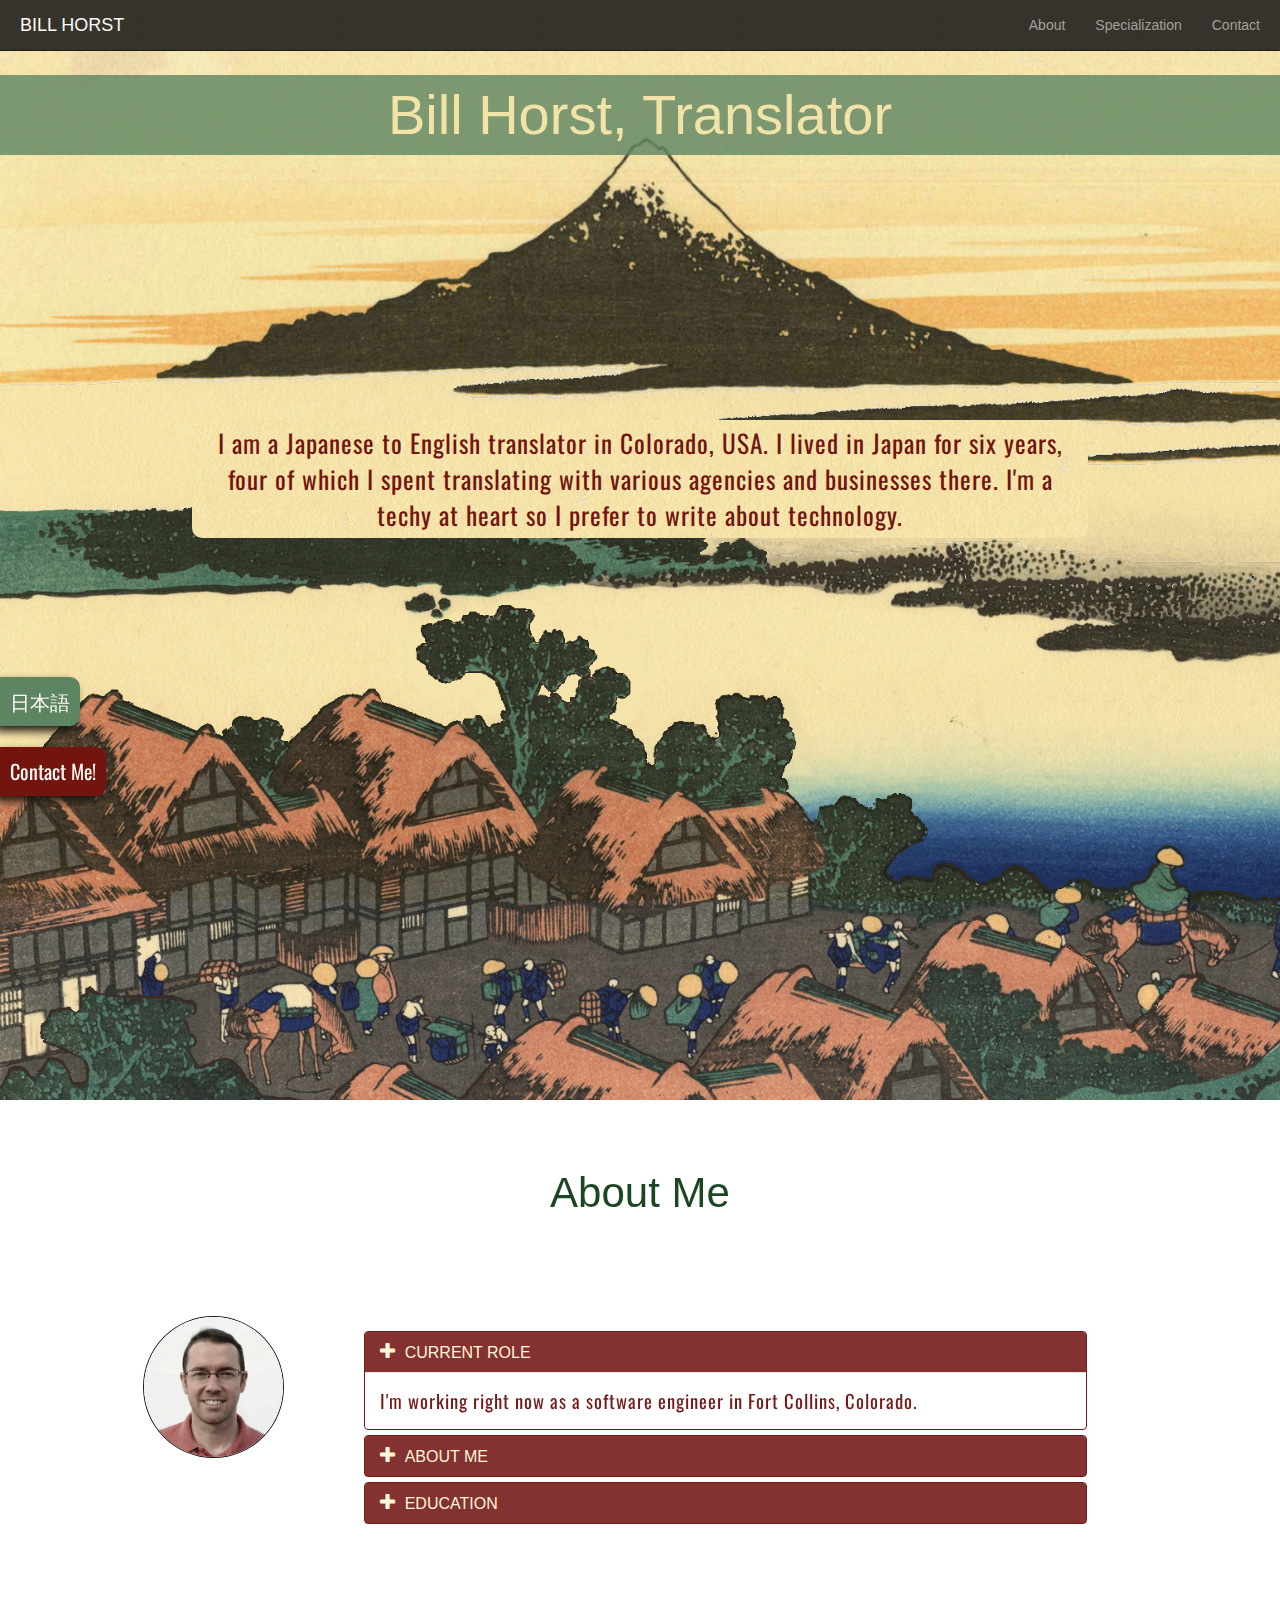
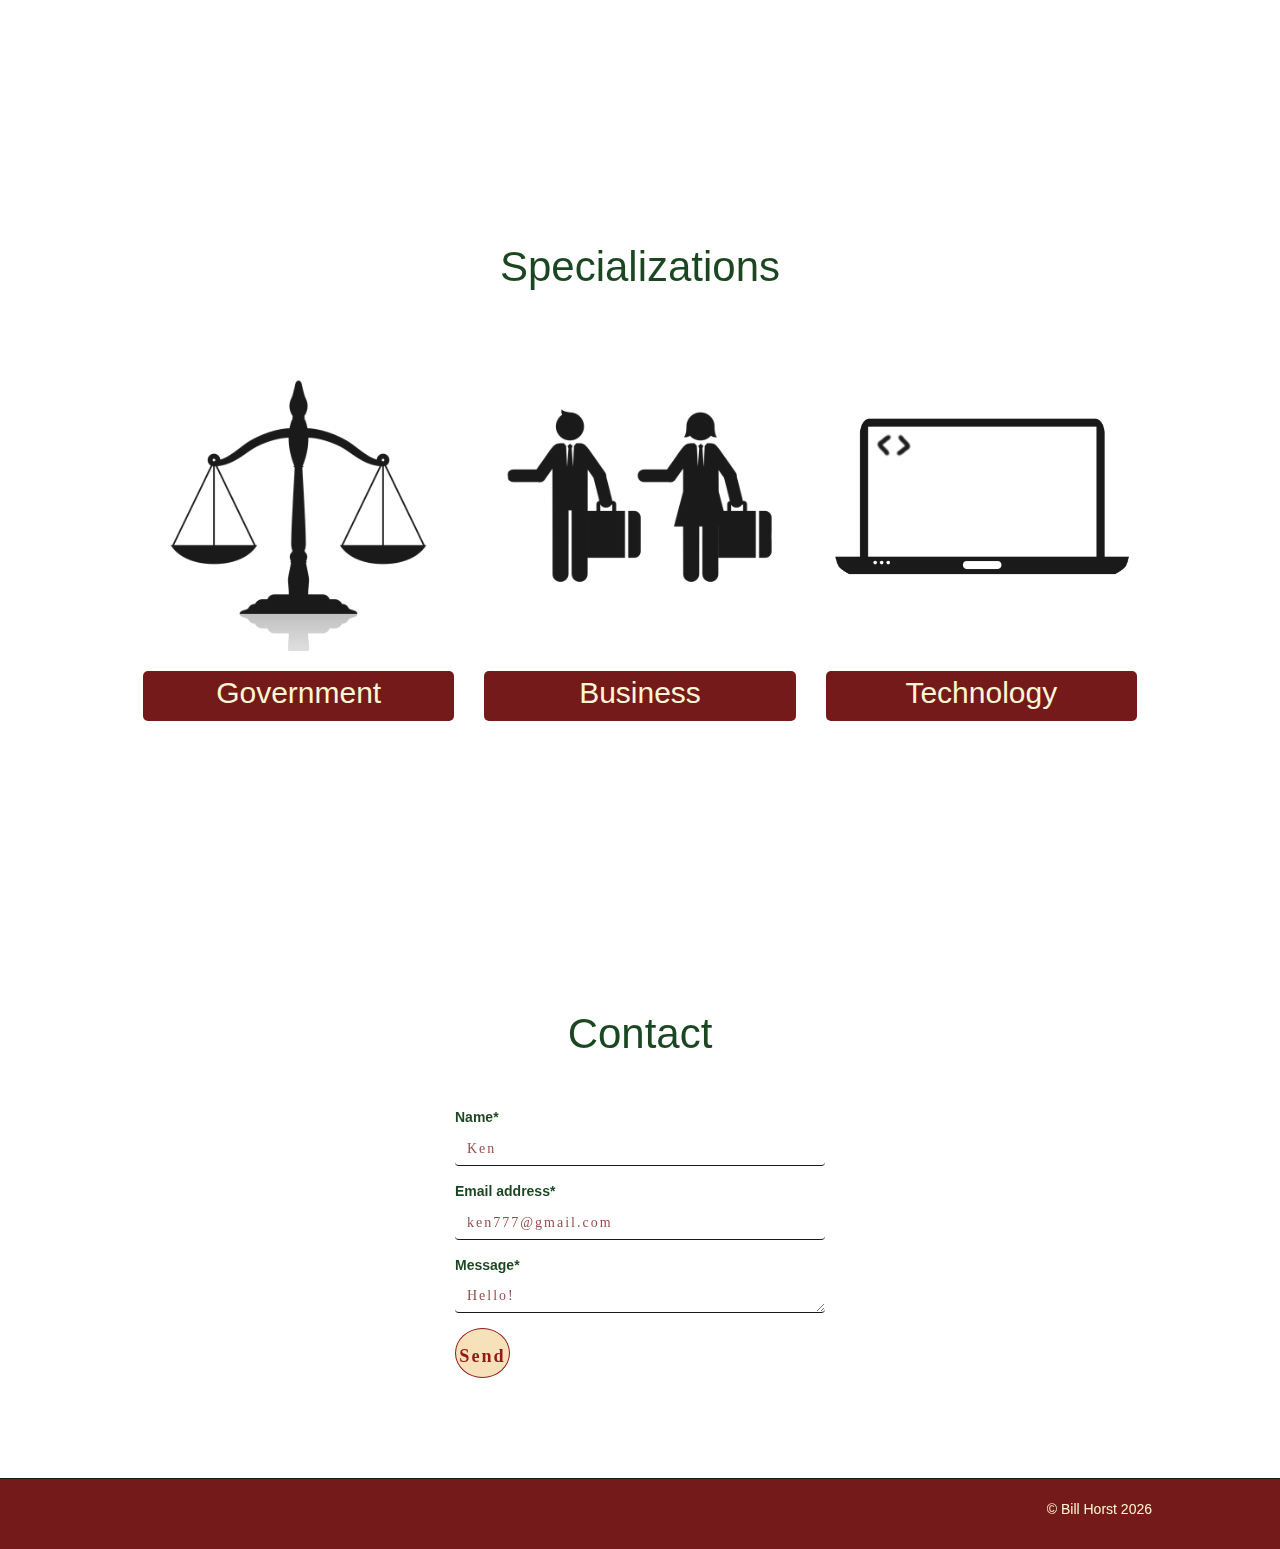
<file: index.html>
<!DOCTYPE html>
<html lang="en">
<head>

  <meta charset="utf-8">
  <meta http-equiv="X-UA-Compatible" content="IE=edge">
  <meta name="viewport" content="width=device-width, initial-scale=1.0">

  <title id="page-title-d"></title>
  <script src="https://cdnjs.cloudflare.com/ajax/libs/jquery/3.2.1/jquery.js"></script>
  <link rel="icon" href="favicon.ico">

  <!-- Bootstrap core CSS -->
  <link rel="stylesheet" href="https://maxcdn.bootstrapcdn.com/bootstrap/3.3.7/css/bootstrap.min.css">

  <!-- Custom styles -->
  <link rel="stylesheet" href="css/styles.css">
  <link rel="stylesheet" href="fonts/font-awesome-4.7.0/css/font-awesome.min.css">

  <!-- HTML5 shim and Respond.js for IE8 support of HTML5 elements and media queries -->
  <!--[if lt IE 9]>
  <script src="https://oss.maxcdn.com/html5shiv/3.7.2/html5shiv.min.js"></script>
  <script src="https://oss.maxcdn.com/respond/1.4.2/respond.min.js"></script>
  <![endif]-->
  <link href="https://fonts.googleapis.com/css?family=Oswald:400,500" rel="stylesheet">
</head>

<body data-spy="scroll" data-target=".navbar">
  <nav class="navbar navbar-inverse navbar-fixed-top">

    <div class="navbar-nav">
      <div class="ribbon contact-ribbon">
        <a href="#contact-section" id="ribbon-contact-d"></a>
      </div>
    </div>

    <div class="navbar-nav">
      <div class="ribbon language-ribbon">
        <a id="language-button"></a>
      </div>
    </div>

    <div class="container-fluid">
      <div class="navbar-header">
        <button type="button" class="navbar-toggle" data-toggle="collapse" data-target=".navbar-collapse">
          <span class="sr-only">Toggle navigation</span>
          <span class="icon-bar"></span>
          <span class="icon-bar"></span>
          <span class="icon-bar"></span>
        </button>
        <div class="project-name navbar-brand navbar-nav">
          <a href="#parallax-intro" id="brand"></a>
        </div><!-- end of project name -->
      </div><!-- end of navbar-header -->
      <div class="navbar-collapse collapse">
        <ul class="nav navbar-nav navbar-right">
          <li><a href="#about-section" id="nav-about-d"></a></li>
          <li><a href="#specialization-section" id="nav-specialization-d"></a></li>
          <li><a href="#contact-section" id="nav-contact-d"></a></li>
        </ul>
      </div><!-- end of navbar-collapse -->
    </div><!-- end of nav container -->
  </nav><!-- end of navbar -->


  <!-- PARRALAX SECTION -->
  <div id="parallax-intro">
    <div class="name-header" data-stellar-ratio=".3">
      <span id="name-header-span-d"></span>
    </div>

    <div class="description-header" data-stellar-ratio=".4">
      <span id="description-header-span-d"></span>
    </div>

    <div class="fuji-pic">
      <div class="parallax-pics fuji-top-parallax-pic" data-stellar-ratio="0.1"></div>
      <div class="parallax-pics mid-2-parallax-pic" data-stellar-ratio=".3"></div>
      <div class="parallax-pics mid-1-parallax-pic" data-stellar-ratio=".4"></div>
      <div class="parallax-pics bottom-2-parallax-pic" data-stellar-ratio=".7"></div>
      <div class="parallax-pics bottom-1-parallax-pic" data-stellar-ratio="1"></div>
    </div>
  </div>
  <!-- END OF PARALLAX SECTION -->


  <!-- ABOUT SECTION -->
  <div class="anchor" id="about-section">
    <div class="container">

      <div class="header">
        <h1 class="about-header" id="about-header-d"></h1>
      </div>

      <div class="row">

        <div class="image column col-md-4 col-lg-2">
          <img class="img-responsive" src="img/photos/bill-big.jpg" alt="picture of Bill Horst">
        </div>

        <div class="column col-md-8 col-lg-10">
          <!-- FAQ Accordion -->
          <div class="about-accordion">
            <div id="accordion_section">
              <div class="panel-group" id="accordion" role="tablist" aria-multiselectable="true">
                <div class="panel panel-default">
                  <div class="panel-heading" role="tab" id="headingOne">
                    <h4 class="panel-title">
                      <a role="button" data-toggle="collapse" data-parent="#accordion" href="#collapseOne" aria-expanded="true" aria-controls="collapseOne">
                        <span><i id="" class="fa fa-plus"></i></span><span id="accordion-first-header-d"> </span>
                      </a>
                    </h4>
                  </div>
                  <div id="collapseOne" class="panel-collapse collapse in" role="tabpanel" aria-labelledby="headingOne">
                    <div id="accordion-first-body-d" class="panel-body">

                    </div>
                  </div>
                </div>
                <div class="panel panel-default">
                  <div class="panel-heading" role="tab" id="headingTwo">
                    <h4 class="panel-title">
                      <a class="collapsed" role="button" data-toggle="collapse" data-parent="#accordion" href="#collapseTwo" aria-expanded="false" aria-controls="collapseTwo">
                        <span><i id="" class="fa fa-plus"></i></span><span id="accordion-second-header-d"> </span>
                      </a>
                    </h4>
                  </div>
                  <div id="collapseTwo" class="panel-collapse collapse" role="tabpanel" aria-labelledby="headingTwo">
                    <div id="accordion-second-body-d" class="panel-body">

                    </div>
                  </div>
                </div>
                <div class="panel panel-default">
                  <div class="panel-heading" role="tab" id="headingThree">
                    <h4 class="panel-title">
                      <a class="collapsed" role="button" data-toggle="collapse" data-parent="#accordion" href="#collapseThree" aria-expanded="false" aria-controls="collapseThree">
                        <span><i id="" class="fa fa-plus"></i></span><span id="accordion-third-header-d"> </span>
                      </a>
                    </h4>
                  </div>
                  <div id="collapseThree" class="panel-collapse collapse" role="tabpanel" aria-labelledby="headingThree">
                    <div id="accordion-third-body-d" class="panel-body">

                    </div>
                  </div>
                </div>
              </div>
            </div>
          </div>
        </div>

      </div><!-- END row -->
    </div><!-- END container -->
  </div><!-- END ABOUT SECTION -->


  <!-- TOP BREAK SECTION -->
  <div class="break-section break-1 break-body left-cone"><!-- inserted from parallax_adjustments.js --></div>
  <!-- END TOP BREAK BREAK SECTION -->


  <!-- SPECIALIZATION SECTION -->
  <div class="anchor" id="specialization-section">
    <div class="container">

      <div class="header">
        <h1 class="specialization-header" id="specialization-header-d"></h1>
      </div>

      <div class="row">
        <div id="dynamic-specializations"></div>
      </div>

    </div><!-- END container -->
  </div>
  <!-- END SPECIALIZATION SECTION -->


  <!-- BOTTOM BREAK SECTION -->
  <div class="break-section break-2 break-body right-cone"><!-- inserted from parallax_adjustments.js --></div>
  <!-- END BOTTOM BREAK SECTION -->


  <!-- CONTACT SECTION -->
  <div class="container-fluid anchor" id="contact-section">
    <div id="contact-body">
      <div class="info container">
        <div class="header">
          <h1 id="contact-header-d"></h1>
        </div>
        <form action="https://formspree.io/bill@billhorst.com" method="POST">
          <div class="form-group">
            <label for="userName" id="form-user-name-d"></label>
            <input type="text" class="form-control" id="userName" placeholder="Ken" name="name" required>
          </div>
          <div class="form-group">
            <label for="exampleInputEmail1" id="form-user-email-d"></label>
            <input type="email" class="form-control" id="exampleInputEmail1" placeholder="ken777@gmail.com" name="_replyto" required>
          </div>
          <div class="form-group">
            <label for="formMessage" id="form-user-message-d"></label>
            <textarea rows="1" class="form-control" id="formMessage" placeholder="Hello!" name="message" required></textarea>
          </div>

          <input type="hidden" name="_next" value="//translator.billhorst.com/message_received.html" />

          <button type="submit" class="btn btn-default" id="form-user-send-button-d"></button>
        </form>
      </div>
    </div>
  </div>
  <!-- END CONTACT SECTION -->


  <!-- FOOTER SECTION -->
  <footer>
    <div class="container">
      <div class="row footer-row">
        <div class="copyright-info">
          <span>&copy; Bill Horst <span id="current-year"></span></span>
        </div>
      </div>
    </div>
  </footer>
  <!-- END FOOTER SECTION -->


  <!-- MODALS -->
  <!-- GOVERNMENT MODAL -->
  <div class="modal fade government-modal" tabindex="-1" role="dialog" aria-hidden="true" data-keyboard="false">
    <div class="modal-dialog modal-lg">
      <div class="modal-content">
        <div class="modal-header">
          <button type="button" class="close" data-dismiss="modal" aria-label="Close"><span aria-hidden="true">&times;</span></button>
          <h2 class="modal-title" id="modal-title-government-d"></h2>
        </div>
        <div class="modal-body">
          <h3 id="spec-gov-title-1"></h3>
          <p id="spec-gov-1-1"></p>
          <p id="spec-gov-1-2"></p>
          <p id="spec-gov-1-3"></p>
          <p id="spec-gov-1-4"></p>
          <h3 id="spec-gov-title-2"></h3>
          <p id="spec-gov-2-1"></p>
          <p id="spec-gov-2-2"></p>
        </div>
      </div>
    </div>
  </div>
  <!-- END GOVERNMENT MODAL -->
  <!-- BUSINESS MODAL -->
  <div class="modal fade business-modal" tabindex="-1" role="dialog" aria-hidden="true" data-keyboard="false">
    <div class="modal-dialog modal-lg">
      <div class="modal-content">
        <div class="modal-header">
          <button type="button" class="close" data-dismiss="modal" aria-label="Close"><span aria-hidden="true">&times;</span></button>
          <h2 class="modal-title" id="modal-title-business-d"></h2>
        </div>
        <div class="modal-body">
          <h3 id="spec-busi-title-1"></h3>
          <p id="spec-busi-1-1"></p>
          <p id="spec-busi-1-2"></p>
          <h3 id="spec-busi-title-2"></h3>
          <p id="spec-busi-2-1"></p>
          <p id="spec-busi-2-2"></p>
          <p id="spec-busi-2-3"></p>
          <h3 id="spec-busi-title-3"></h3>
          <p id="spec-busi-3-1"></p>
          <p id="spec-busi-3-2"></p>
          <p id="spec-busi-3-3"></p>
        </div>
      </div>
    </div>
  </div>
  <!-- END BUSINESS MODAL -->
  <!-- TECHNOLOGY MODAL -->
  <div class="modal fade technology-modal" tabindex="-1" role="dialog" aria-hidden="true" data-keyboard="false">
    <div class="modal-dialog modal-lg">
      <div class="modal-content">
        <div class="modal-header">
          <button type="button" class="close" data-dismiss="modal" aria-label="Close"><span aria-hidden="true">&times;</span></button>
          <h2 class="modal-title" id="modal-title-technology-d"></h2>
        </div>
        <div class="modal-body">
          <h3 id="spec-tech-title-1"></h3>
          <p id="spec-tech-1-1"></p>
          <p id="spec-tech-1-2"></p>
          <h3 id="spec-tech-title-2"></h3>
          <p id="spec-tech-2-1"></p>
          <p id="spec-tech-2-2"></p>
          <p id="spec-tech-2-3"></p>
          <h3 id="spec-tech-title-3"></h3>
          <p id="spec-tech-3-1"></p>
          <p id="spec-tech-3-2"></p>
          <p id="spec-tech-3-3"></p>
        </div>
      </div>
    </div>
  </div>
  <!-- END TECHNOLOGY MODAL -->
  <!-- END MODALS -->

  <script src="https://cdnjs.cloudflare.com/ajax/libs/twitter-bootstrap/3.3.7/js/bootstrap.min.js"></script>

  <script src="js/jquery-migrate-3.0.0.min.js"></script>
  <script src="js/jquery.stellar.min.js"></script>
  <script src="js/parallax_adjustments.js"></script>
  <script src="js/smooth_scrolling.js"></script>
  <script src="js/stellar.js"></script>
  <script src="js/scripts.js"></script>
  <script src="js/specializations.js"></script>
  <script src="js/languages.js"></script>

</body>
</html>
</file>
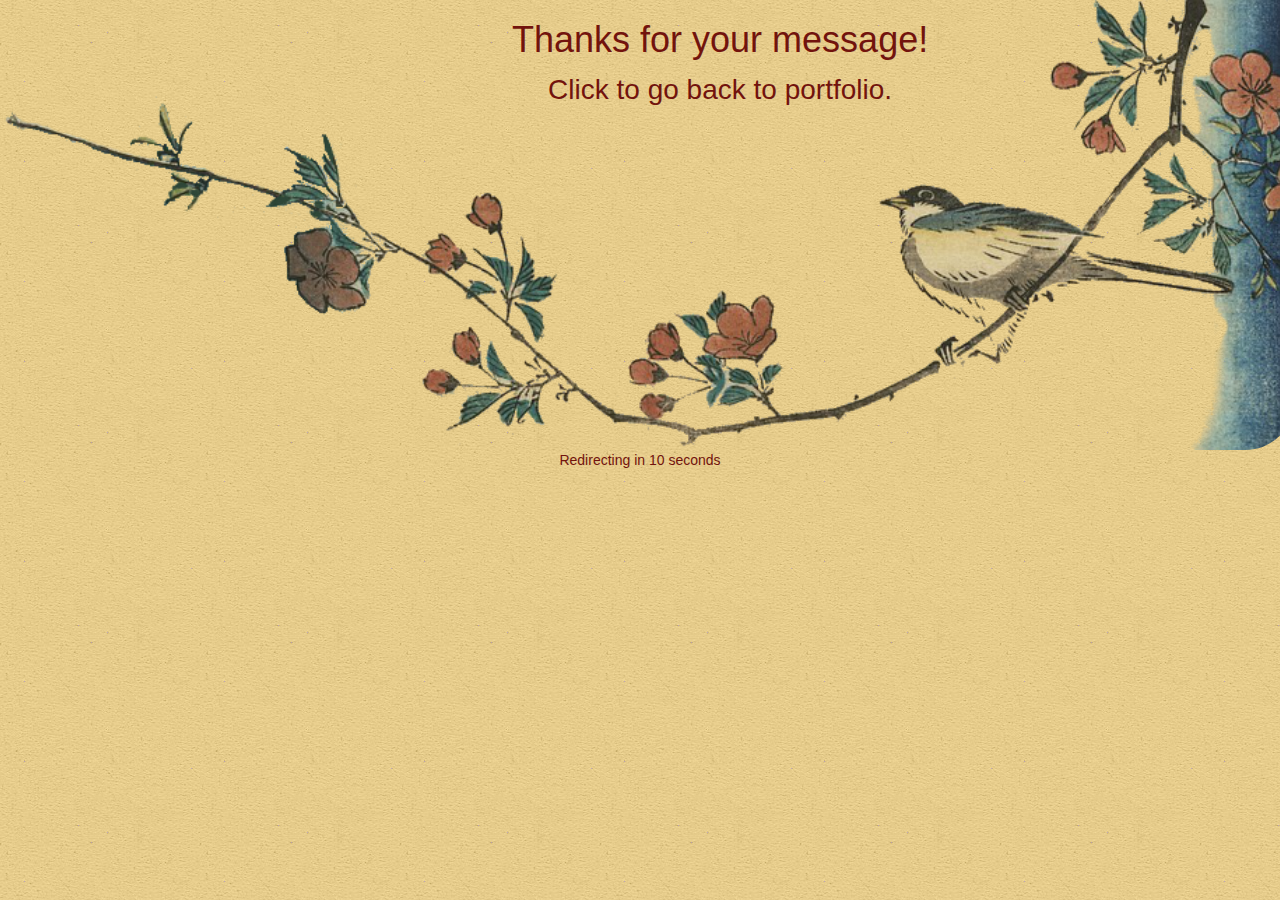
<file: message_received.html>
<!DOCTYPE html>
<html lang="en">
<head>
  <meta charset="utf-8">
  <meta http-equiv="X-UA-Compatible" content="IE=edge">
  <meta name="viewport" content="width=device-width, initial-scale=1.0">

  <title>Bill Horst Software Engineer</title>
  <script src="https://cdnjs.cloudflare.com/ajax/libs/jquery/3.2.1/jquery.js"></script>
  <link rel="icon" href="favicon.ico">

  <link rel="stylesheet" href="https://maxcdn.bootstrapcdn.com/bootstrap/3.3.7/css/bootstrap.min.css">

  <link rel="stylesheet" href="css/styles.css">
  <link rel="stylesheet" href="fonts/font-awesome-4.7.0/css/font-awesome.min.css">

</head>

<body class="message-received-page">
  <div class="container-fluid">
    <div class="row">
      <div class="message-received-message">
        <h1>Thanks for your message!</h1>
        <a href="http://translator.billhorst.com">Click to go back to portfolio.</a>
      </div>
      <div class="bird-pic">
        <img src="./img/art/bt.png">
      </div>
    </div>
  </div>
  <div class="redirect-message">
    <p id="seconds-to-redirect"></p>
  </div>
  <script src="js/countdown.js"></script>
</body>
</html>
</file>
<file: css/styles.css>
html, body {
  height: 100%;
  width: 100%;
  margin: 0;
  padding: 0;
}
body {
  color: #003308;
  position: relative;
  background-attachment: fixed;
  background-image: url('../img/textures/paper.png');
  opacity: .9;
}


/* NAVIGATION BAR */
.navbar {
  padding: 0px 20px;
}
.project-name {
  text-transform: uppercase;
}
.project-name a {
  color: white;
}
.navbar a {
  cursor: pointer;
}
.ribbon {
  position: fixed;
  left: 0px;
  border-top-right-radius: 10px;
  border-bottom-right-radius: 10px;
  padding: 10px;
  box-shadow: black -5px 5px 10px;
}
.ribbon a {
  color: white;
  font-family: 'Oswald';
  font-size: 20px;
}
.language-ribbon {
  bottom: 174px;
  background-color: #4f7d5e;
}
.contact-ribbon {
  bottom: 104px;
  background-color: #600;
}
/* END NAVIGATION BAR */


/* PARALLAX JUMBOTRON */
#parallax-intro {
  position: relative;
  overflow-y: hidden;
}
.name-header {
  color: #f2e7ac;
  position: absolute;
  top: 75px;
  z-index: 1;
  background-color: #4f7d5e;
  width: 100%;
  font-size: 4em;
  text-align: center;
  opacity: .8;
  transition: 0ms;
}
@media screen and (max-width: 975px){
  .name-header {
    font-size: 3em;
  }
}
@media screen and (max-width: 750px){
  .name-header {
    font-size: 2.3em;
  }
}
@media screen and (max-width: 600px){
  .name-header > span {
    display: block;
  }
}
.description-header {
  color: #600;
  position: absolute;
  top: 420px;
  z-index: 1;
  margin-left: 15%;
  background-image: url('../img/textures/cloud-background.jpg');
  padding: 5px 15px 5px 15px;
  border-radius: 10px;
  width: 70%;
  font-size: 1.8em;
  letter-spacing: 1px;
  font-family: 'Oswald';
  text-align: center;
}
@media screen and (max-width: 975px){
  .description-header {
    font-size: 1.4em;
    margin-left: 0px;
    width: 100%;
    top: 350px;
  }
}
.fuji-pic {
  width: 100%;
  height: 1100px;
  position: relative;
  overflow-y: hidden;
}
.parallax-pics {
  position: absolute;
  background-size: cover;
  background-repeat: no-repeat;
  width: 100%;
  height: 1100px;
  top: 50px; /* offsets the 50px navigation bar */
  margin-bottom: 50px; /* offsets the 'top: 50px' from above */
}
.fuji-top-parallax-pic {
  background-image: url('../img/parallax/fuji_top.jpg');
}
.mid-2-parallax-pic {
  background-image: url('../img/parallax/mid_2.gif');
}
.mid-1-parallax-pic {
  background-image: url('../img/parallax/mid_1.gif');
}
.bottom-2-parallax-pic {
  background-image: url('../img/parallax/bottom_2.gif');
}
.bottom-1-parallax-pic {
  background-image: url('../img/parallax/bottom_1.gif');
}
.medium-screen-pic {
  background-position: -200px 0px;
  margin-right: -200px;
}
.small-screen-pic {
  background-position: -350px 0px;
  margin-right: -350px;
}
/* END PARALLAX JUMBOTRON */


/* ABOUT */
.about-header {
  margin-bottom: 0px !important;
}
.column i {
  font-size: 1.2em;
  letter-spacing: 10px;
}
.container {
  margin: 0 auto;
  width: 80%;
}
.header {
  width: 80%;
  margin: 0 auto;
  text-align: center;
}
.container h1 {
  text-align: center;
}
.column {
  margin-top: 50px;
}
.image img {
  margin-top: 50px;
  border: 1px solid black;
  border-radius: 50%;
  filter: grayscale(50%) invert(20%) contrast(200%);
}
@media screen and (max-width: 1100px){
  .image img {
    margin: auto;
  }
}
@media screen and (max-width: 768px){
  .image img {
    max-width: 300px;
  }
}
#about-section h3 {
  text-align: center;
}
.about-accordion {
  margin: 50px;
  padding-top: 15px;
}
#accordion_section .panel, #accordion_section .panel-heading {
  border-color: #600;
  color: white;
  background-color: rgba(0,0,0,0);
}
#accordion_section .panel-heading {
  background-color: #600;
  color: #fff5cc;
}
#accordion_section .panel-body {
  background-color: rgba(0,0,0,0);
  color: #600;
  font-family: 'Oswald';
  font-size: 14pt;
  letter-spacing: 1px;
}
/* END ABOUT */


/* SPECIALIZATION MODALS */
.modal-content {
  background-color: #fff5ce;
  color: #600;
}
.modal-body h3 {
  text-decoration: underline;
  text-align: center;
}
.modal-body p {
  text-align: center;
  text-transform: uppercase;
}
/* END SPECIALIZATION MODALS */


/* SKILL CARDS */
.skill-card {
  margin-bottom: 20px;
  position: relative;
  cursor: pointer;
}
.skill-card a {
  text-decoration: none;
}
.skill-card-title {
  height: 50px;
  border-radius: 5px;
  background-color: #600;
  color: #fff5ce;
  text-align: center;
}
.skill-card-title > h2 {
  position: relative;
  top: 5px;
}
.skill-card:hover img {
  transform: scale(1.2);
  opacity: .3;
}
.skill-card:hover .skill-card-title {
  opacity: .85;
}
.skill-card img {
  transition: 500ms;
}
.overlayed-message {
  display: none;
  color: #600;
  position: absolute;
  top: 15%;
  left: 0;
  right: 0;
  margin-left: auto;
  margin-right: auto;
}
.skill-card:hover .overlayed-message {
  display: block;
}
/* END SKILL CARDS */


/* CONTACT */
#contact-body {
  padding-bottom: 50px;
  max-width: 500px;
  margin: auto;
}
#contact-body .contact-info p {
  font-size: 1.5em;
}
@media screen and (max-width: 1230px){
  #contact-body .contact-info p {
    font-size: 1.3em;
  }
}
.contact-info {
  text-align: center;
}
.info > h1 {
  padding-top: 70px;
}
#contact-section {
  padding-bottom: 100px;
}
.mailto-link {
  color: inherit;
}
#contact-body input, #contact-body textarea {
  background-attachment: fixed;
  font-family: fantasy;
  letter-spacing: 2px;
  background-image: url('../img/textures/paper.png');
  border: none;
  border-bottom: 1px solid black;
  box-shadow: none;
  webkit-box-shadow: none;
}
::placeholder {
  color: #600 !important;
  opacity: .8 !important;
}
#contact-body button {
  border-radius: 50%;
  border-color: #850000;
  color: #850000;
  font-family: fantasy;
  background-color: wheat;
  font-size: 1.3em;
  padding: 0px;
  width: 55px;
  height: 50px;
  letter-spacing: 2px;
  padding-top: 5px;
  font-weight: bolder;
}
/* END CONTACT */


/* MESSAGE RECEIVED PAGE */
.message-received-page,
.message-received-page a,
.error-page,
.error-page a {
  text-align: center;
  color: #600;
}
.message-received-message, .error-message {
  position: absolute;
  left: 40%;
  font-size: 2em;
}
@media screen and (max-width: 790px){
  .message-received-message, .error-message {
    position: static;
    text-align: center;
  }
  .bird-pic img {
    border-top-right-radius: 50px;
  }
}
.bird-pic {
  padding: 0px;
}
.bird-pic img {
  width: 100%;
  border-bottom-right-radius: 50px;
}
/* END MESAGE RECEIVED PAGE */


/* FOOTER */
footer {
  background-color: #600;
  margin-top: -50px;
  min-height: 50px;
  border-top: solid black 1px;
}
.copyright-info {
  color: #fff5ce;
  text-align: right;
  padding-top: 20px;
  padding-bottom: 20px;
}
.footer-row {
  padding-bottom: 10px;
}
/* END FOOTER */


/* BREAK SECTIONS */
.break-section {
  padding-left: 0px;
  padding-right: 0px;
  padding-top: 0px;
  position: relative;
}
.break-body {
  height: 150px;
  background-repeat: no-repeat;
}
.left-cone {
  -webkit-clip-path: polygon(0 0, 100% 25%, 100% 75%, 0 100%);
  clip-path: polygon(0 0, 100% 25%, 100% 75%, 0 100%);
  background-size: cover;
  background-attachment: fixed;
  background-image: url('../img/art/asakusa.jpg');
}
.right-cone {
  -webkit-clip-path: polygon(0% 25%, 100% 0%, 100% 100%, 0 75%);
  clip-path: polygon(0% 25%, 100% 0%, 100% 100%, 0 75%);
  background-size: cover;
  background-attachment: fixed;
  background-image: url('../img/art/asakusa.jpg');
  background-position: center bottom;
}
/* END BREAK SECTIONS */


/* TOPOGRAPHY */
.header h1 {
  font-size: 3em;
  margin-bottom: 50px;
}
h1,
h3 {
  font-family: 'Helvetica Neue', Helvetica, Arial, sans-serif
}
p,
a {
  font-family: 'Helvetica Neue', Helvetica, Arial, sans-serif;
}
hr {
  border-color: #330003;
}
.dark-red {
  color: #330003;
}
/* END TOPOGRAPHY */


/* ANCHOR */
.anchor {
  padding-top: 50px;
  padding-bottom: 50px;
}
/* END ANCHOR */


/* BOOTSTRAP CSS OVERRIDE */
.panel-heading {
  font-weight: 400;
  text-transform:inherit;
  opacity: .9;
}
.container-fluid {
  padding-left: 0px;
  padding-right: 0px;
}
/* END BOOTSTRAP CSS OVERRIDE */
</file>
